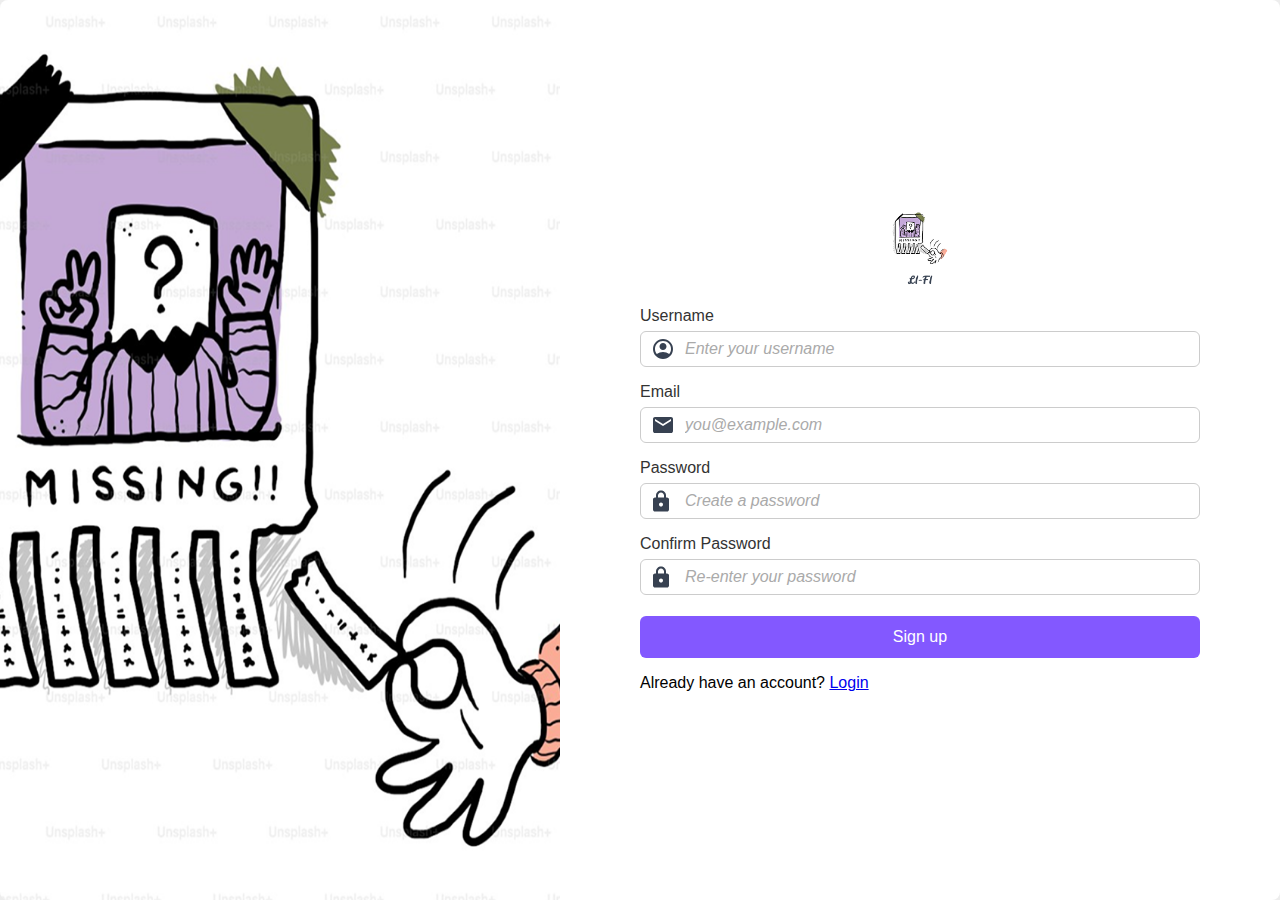
<file: index.html>
<!DOCTYPE html>
<html lang="en">
  <head>
    <meta charset="UTF-8" />
    <meta name="viewport" content="width=device-width, initial-scale=1.0" />
    <link rel="stylesheet" href="/assets/css/style.css" />
    <title>Login Form</title>
  </head>
  <body>
    <div class="container">
      <section class="image-panel">
        <img src="assets/images/heroimage.png" alt="hero section image" />
      </section>

      <form action="/submit" method="post" class="form-panel">
        <img
          src="assets/images/smallerimage.png"
          alt="smaller image"
          width="100"
          height="100"
          class="logo-image"
        />

        <fieldset>

          <label for="username">
            Username
            <input
              class="labels icon-input"
              type="text"
              id="username"
              name="username"
              placeholder="Enter your username"
              required
            />
          </label>

          <label for="email">
            Email
            <input
              class="labels icon-input"
              type="email"
              id="email"
              name="email"
              placeholder="you@example.com"
              required
            />
          </label>

          <label for="password">
            Password
            <input
              class="labels icon-input"
              type="password"
              id="password"
              name="password"
              placeholder="Create a password"
              required
            />
          </label>

          <label for="confirm-password">
            Confirm Password
            <input
              class="labels icon-input"
              type="password"
              id="confirm-password"
              name="confirm-password"
              placeholder="Re-enter your password"
              required
            />
          </label>

          <input type="submit" value="Sign up" class="submit" />
          <p>
            Already have an account?
            <a href="login.html">Login</a>
          </p>
        </fieldset>
              </fieldset>
      </form>
    </div>
  </body>
</html>
</file>
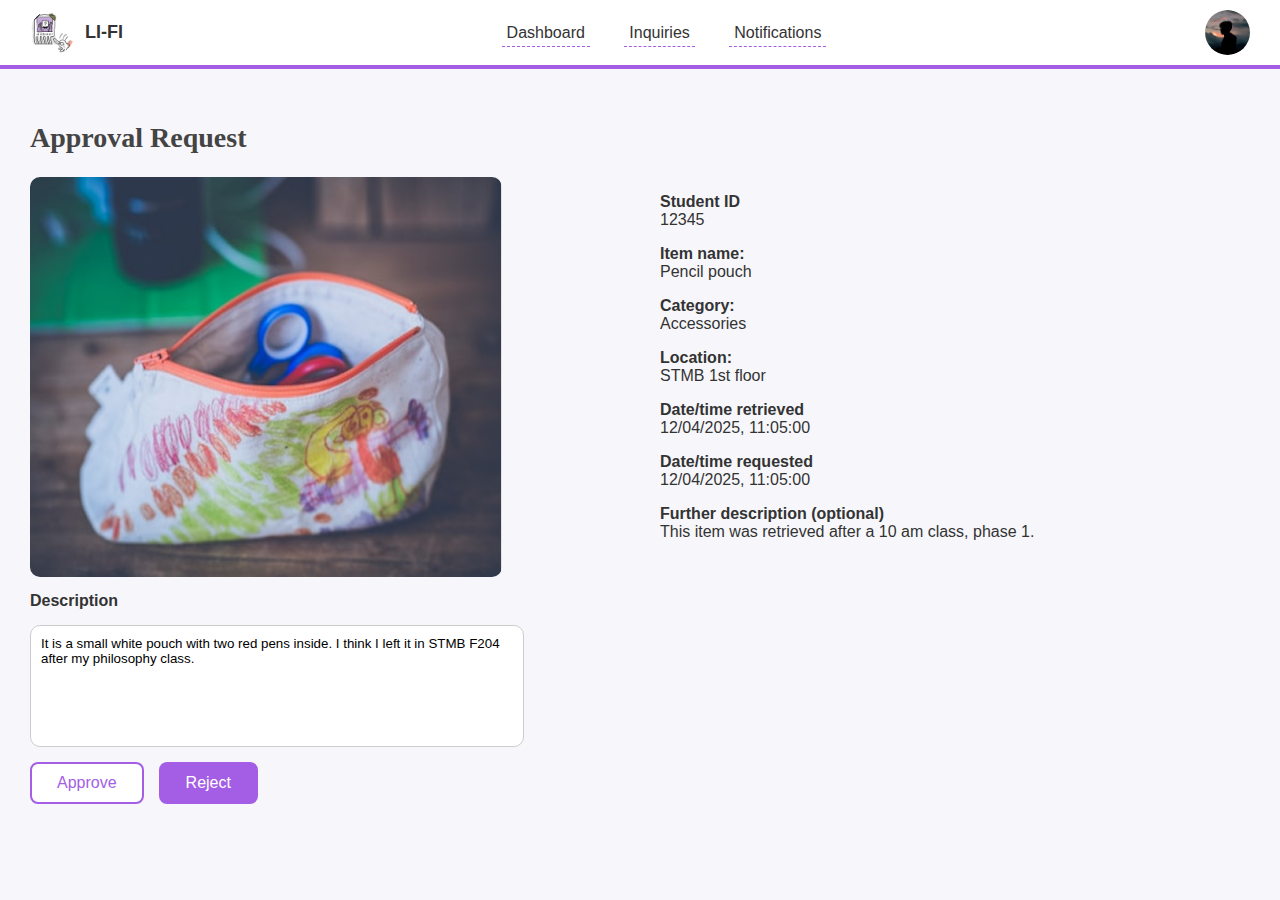
<file: approval.html>
<!DOCTYPE html>
<html lang="en">
<head>
  <meta charset="UTF-8" />
  <meta name="viewport" content="width=device-width, initial-scale=1.0"/>
  <title>Approval Request</title>
  <link rel="stylesheet" href="styles.css" />
</head>
<body>
  <header>
    <div class="logo-profile">
      <img src="./image/logo.png" alt="Logo" class="logo" />
      <span class="logo-text">LI-FI</span>
    </div>
    <nav>
      <a href="#">Dashboard</a>
      <a href="#">Inquiries</a>
      <a href="#">Notifications</a>
    </nav>
    <div class="logo-profile">
      <img src="./image/profilepic.png" alt="Profile" class="profile" />
    </div>
  </header>

  <main>
    <h2>Approval Request</h2>
    <div class="container">
      <div class="left">
        <img src="./image/Pencilpouch.png" alt="Pencil Pouch" class="item-img" />
        <label>Description</label>
        <textarea readonly>
It is a small white pouch with two red pens inside. I think I left it in STMB F204 after my philosophy class.
        </textarea>
        <div class="buttons">
          <button class="approve">Approve</button>
          <button class="reject">Reject</button>
        </div>
      </div>
      <div class="right">
        <p><strong>Student ID</strong><br>12345</p>
        <p><strong>Item name:</strong> <br>Pencil pouch</p>
        <p><strong>Category:</strong> <br>Accessories</p>
        <p><strong>Location:</strong> <br>STMB 1st floor</p>
        <p><strong>Date/time retrieved</strong><br>12/04/2025, 11:05:00</p>
        <p><strong>Date/time requested</strong><br>12/04/2025, 11:05:00</p>
        <p><strong>Further description (optional)</strong><br>This item was retrieved after a 10 am class, phase 1.</p>
      </div>
    </div>
  </main>
</body>
</html>
</file>
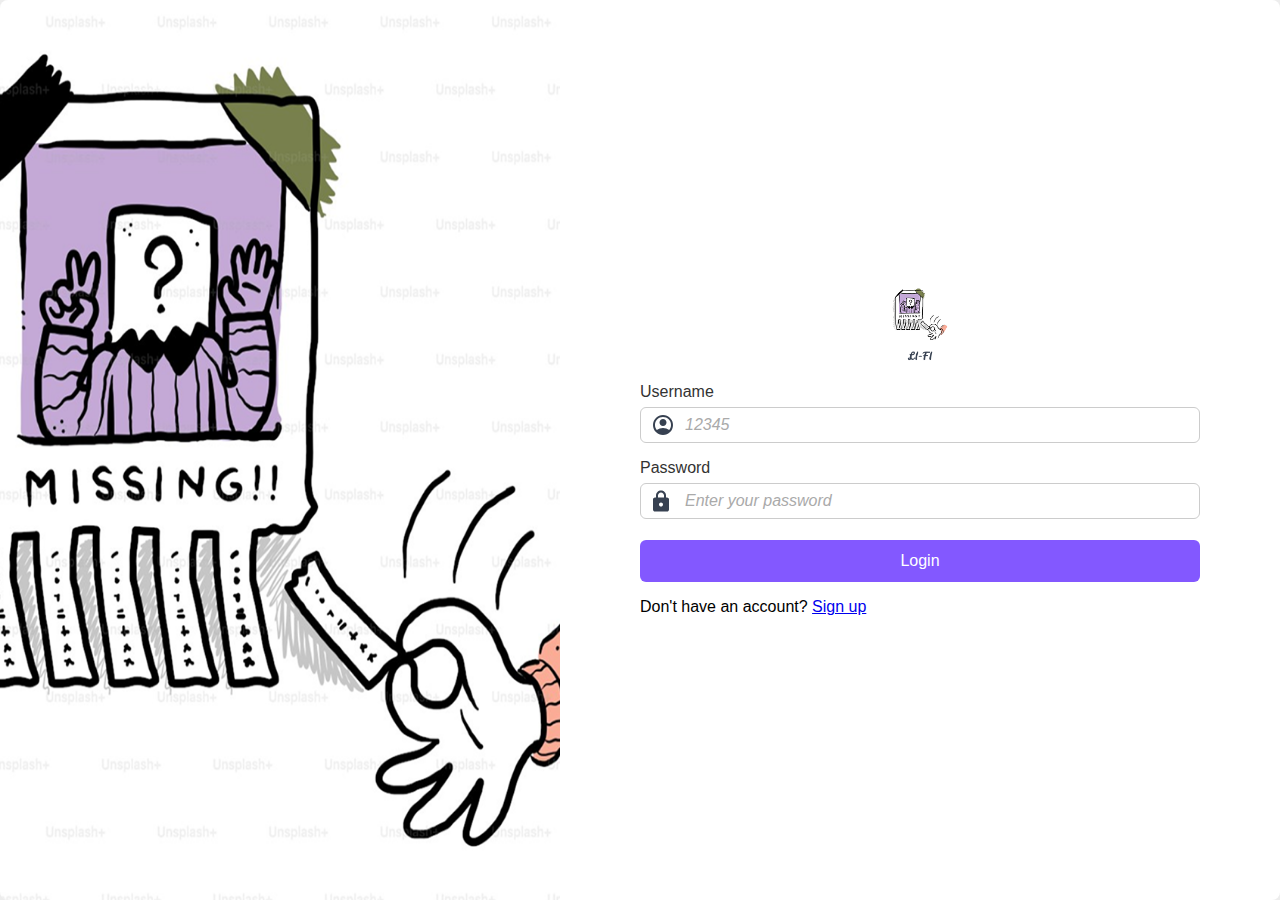
<file: login.html>
<!DOCTYPE html>
<html lang="en">
  <head>
    <meta charset="UTF-8" />
    <meta name="viewport" content="width=device-width, initial-scale=1.0" />
    <link rel="stylesheet" href="assets/css/style.css" />
    <title>Registration Form</title>
  </head>
  <body>
    <div class="container">
      <section class="image-panel">
        <img src="/assets/images/heroimage.png" alt="hero section image" />
      </section>

      <form action="/submit" method="post" class="form-panel">
        <img
          src="assets/images/smallerimage.png"
          alt="smaller image"
          width="100"
          height="100"
          class="logo-image"
        />

        <fieldset>

          <label for="username">
            Username
            <input
              class="labels icon-input"
              type="text"
              id="username"
              name="username"
              placeholder="12345"
              required
            />
          </label>

          <label for="password">
            Password
            <input
              class="labels icon-input"
              type="password"
              id="password"
              name="password"
              placeholder="Enter your password"
              required
            />
          </label>

          <input type="submit" value="Login" class="submit" />
          <p>
            Don't have an account?
            <a href="login.html">Sign up</a>
          </p>
        </fieldset>
              </fieldset>
      </form>
    </div>
  </body>
</html>
</file>
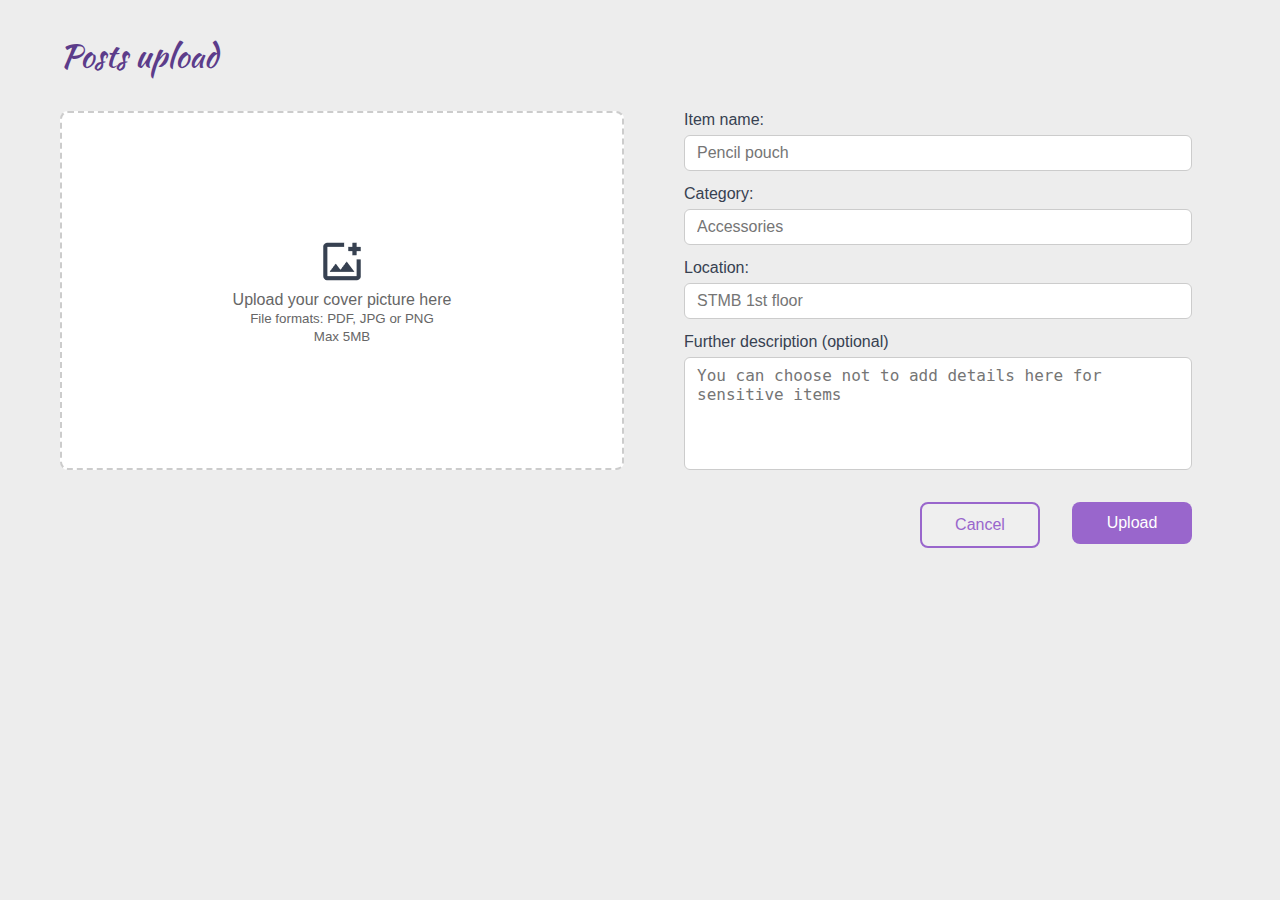
<file: upload.html>
<!DOCTYPE html>
<html lang="en">
<head>
    <meta charset="UTF-8">
    <meta name="viewport" content="width=device-width, initial-scale=1.0">
    <title>Upload Form</title>
    <link rel="stylesheet" href="../assets/css/style.css">
    <link rel="stylesheet" href="../assets/css/upload.css">
    <link rel="preconnect" href="https://fonts.googleapis.com">
    <link rel="preconnect" href="https://fonts.gstatic.com" crossorigin>
    <link href="https://fonts.googleapis.com/css2?family=Kaushan+Script&display=swap" rel="stylesheet">
</head>
<body>
    <!-- Navbar goes here -->

    <div class="upload-container">
        <h1>Posts upload</h1>

        <form action="" method="post" class="upload-form">

            <div class="main-panel">
                <!-- File Upload Area -->
                <div class="upload-area">
                    <label for="profilePic">
                        <img src="/assets/images/add_photo.png" />
                        <p>Upload your cover picture here</p>
                        <p><small>File formats: PDF, JPG or PNG</small></p>
                        <small>Max 5MB</small>

                        <input type="file" name="profilePic" id="profilePic">
                    </label>
                </div>


                <!-- Form Labels -->
                <div class="form-labels">
                    <label for="name">
                        Item name:
                        <input
                        class="labels"
                        type="text"
                        id="name"
                        name="name"
                        placeholder="Pencil pouch"
                        required
                        />
                    </label>

                    <label for="category">
                        Category:
                        <input
                        class="labels"
                        type="text"
                        id="category"
                        name="category"
                        placeholder="Accessories"
                        required
                        />
                    </label>

                    <label for="name">
                        Location:
                        <input
                        class="labels"
                        type="text"
                        id="location"
                        name="location"
                        placeholder="STMB 1st floor"
                        required
                        />
                    </label>

                    <label for="description">
                        Further description (optional)
                        <textarea 
                            class="labels"
                            name="description" 
                            id="description"
                            rows="5"
                            placeholder="You can choose not to add details here for sensitive items"
                            required
                            style="resize: none;"
                        ></textarea>
                    </label>
                </div>
            </div>

            <div class="buttons">
                <button type="button" class="cancel">Cancel</button>
                <button type="submit" class="submit">Upload</button>
            </div>
        </form>
    </div>
</body>
</html>
</file>
<file: assets/css/style.css>
:root {
  --bg-page: #ededed;
  --bg-surface: #ffffff;
  --bg-panel: #ececec;

  --color-primary: #8358ff;
  --color-primary-hover: #6b44d6;

  --color-text: #333333;
  --color-placeholder: #aaaaaa;

  --color-border: #cccccc;
  --color-border-focus: var(--color-primary);
}

*,
*::before,
*::after {
  margin: 0;
  padding: 0;
  box-sizing: border-box;
}

body {
  display: flex;
  justify-content: center;
  align-items: center;
  min-height: 100vh;
  background: var(--bg-page);
  font-family: "Poppins", sans-serif;
}

.container {
  display: flex;
  width: 100%;
  background: var(--bg-surface);
  border-radius: 8px;
  overflow: hidden;
}

.image-panel {
  flex: 1;
  background: var(--bg-panel);
  display: flex;
  align-items: center;
  justify-content: center;
}
.image-panel img {
  width: 100%;
  height: 100vh;
  display: block;
}

.logo-image {
  display: block;
  width: 60px;
  height: auto;
  margin: 0 auto 20px;
}

.form-panel {
  flex: 1;
  padding: 40px 80px;
  display: flex;
  flex-direction: column;
  justify-content: center;
  width: 80%;
  margin-left: auto;
  margin-right: auto;
}

.form-panel fieldset {
  border: none;
  padding: 0;
  display: flex;
  flex-direction: column;
  gap: 16px;
}

.form-panel legend {
  font-size: 1.5rem;
  font-weight: bold;
  color: var(--color-text);
  text-align: center;
}

.form-panel label {
  display: flex;
  flex-direction: column;
  font-size: 1rem;
  color: var(--color-text);
}

.labels {
  margin-top: 6px;
  padding: 8px 12px;
  font-size: 1rem;
  border: 1px solid var(--color-border);
  border-radius: 6px;
}
.labels:focus {
  outline: none;
  border-color: var(--color-border-focus);
}

.icon-input {
  background-repeat: no-repeat;
  background-position: 12px center;
  padding-left: 44px;
}

#username {
  background-image: url("../icons/account_circle.svg");
}

#email {
  background-image: url("../icons/mail.svg");
}

#password,
#confirm-password {
  background-image: url("../icons/lock.svg");
}

.icon-input::placeholder {
  color: var(--color-placeholder);
  opacity: 1;
  font-style: italic;
}

.form-panel .submit {
  margin-top: 5px;
  padding: 12px;
  font-size: 1rem;
  border: none;
  border-radius: 6px;
  background-color: var(--color-primary);
  color: var(--bg-surface);
  cursor: pointer;
  transition: background-color 0.2s;
}
.form-panel .submit:hover {
  background-color: var(--color-primary-hover);
}

.error {
  color: #a94442;
  background-color: #f2dede;
  border: 1px solid #ebccd1;
  padding: 10px 15px;
  margin-bottom: 15px;
  border-radius: 4px;
  font-size: 14px;
}

@media (max-width: 768px) {
  .container {
    flex-direction: column;
  }

  .image-panel {
    display: none;
  }
}
</file>
<file: styles.css>
body {
  font-family: 'Segoe UI', sans-serif;
  background-color: #f7f7fb;
  margin: 0;
  padding: 0;
  color: #333;
}

header {
  display: flex;
  justify-content: space-between;
  align-items: center;
  border-bottom: 4px solid #a45ee5;
  padding: 10px 30px;
  background-color: #fff;
}

.logo-profile {
  display: flex;
  align-items: center;
  gap: 10px;
}

.logo, .profile {
  width: 45px;
  height: 45px;
  object-fit: cover;
  border-radius: 50%;
  border:none;
}

.logo-text {
  font-weight: bold;
  font-size: 18px;
}

nav a {
  margin: 0 15px;
  font-style:Kausha Script;
  font-weight: 500;
  text-decoration: none;
  color: #333;
  border-bottom: 1px dashed #a45ee5;
   padding: 5px;
  transition: all 0.3s ease;
}
nav a:hover {
  color:#f0e6fb;
  background-color:#a45ee5 ;
  border-radius: 5px;
}

main {
  padding: 30px;
}

h2 {
  font-family: 'Brush Script MT', cursive;
  font-size: 28px;
  color: #444;
}

.container {
  display: flex;
  gap: 40px;
  margin-top: 20px;
}

.left {
  flex: 1;
  display: flex;
  flex-direction: column;
  gap: 15px;
}

.item-img {
  width: 80%;
    height: 400px;
  max-width:900px;
  border-radius: 10px;
}

label {
  font-weight: 600;
}

textarea {
  width: 80%;
  min-height: 100px;
  padding: 10px;
  border-radius: 10px;
  border: 1px solid #ccc;
  resize: none;
  font-family: inherit;
  background-color: #fff;
}

.buttons {
  display: flex;
  gap: 15px;
}

button {
  padding: 10px 25px;
  border: none;
  border-radius: 8px;
  font-size: 16px;
  cursor: pointer;
}

.approve {
  background-color: white;
  border: 2px solid #a45ee5;
  color: #a45ee5;
}
.approve:hover {
  background-color: #a45ee5;
  color: white;
}

.reject {
  background-color:#a45ee5;
  border: 2px solid #a45ee5;
  color: white;
}

.reject:hover {
    background-color:white;
    color: #a45ee5;
}

.right {
  flex: 1;
  font-size: 16px;
}

.right p {
  margin-bottom: 15px;
}
</file>
<file: assets/css/upload.css>
.upload-container {
    width: 100%;
    height: 100vh;
    padding: 32px 60px;
    box-sizing: border-box;
}

.upload-container > h1 {
    font-family: "Kaushan Script", cursive;
    font-weight: 400;
    font-style: normal;
    color: #5C3C8A;
    font-size: 32px;
}

.upload-form {
    margin-top: 32px;
}

.upload-form .main-panel {
    display: grid;
    grid-template-columns: 1fr 1fr;
    gap: 32px;
}

input[type="file"] {
    display: none;
}

.upload-area {
    border: 2px dashed #ccc;
    border-radius: 8px;
    padding: 40px;
    text-align: center;
    cursor: pointer;
    color: #666;
    width: 100%;
    height: 100%;
    background-color: #fff;
    display: flex;
    justify-content: center;
    align-items: center;
}

.form-labels {
    display: flex;
    flex-direction: column;
    padding: 0 28px;
    gap: 14px;
}

.form-labels > label {
    display: flex;
    flex-direction: column;
    color: #374151;
    font-size: 16px;
}

.buttons {
    width: 100%;
    margin-top: 32px;
    display: flex;
    justify-content: flex-end;
    padding: 0 28px;
    gap: 32px;
}

.buttons button {
    border-radius: 8px;
    padding: 12px 16px;
    width: 120px;
    height: fit-content;
    font-size: 16px;
}

.buttons .cancel {
    border: 2px solid #9966CC;
    color: #9966CC;
}

.buttons .submit {
    color: #fff;
    background-color: #9966CC;
    border: none;
}

@media only screen and (max-width: 600px) {
    .upload-form .main-panel {
        grid-template-columns: 1fr;
        gap: 32px;
    }
 
    .form-labels {
        padding: 0 -28px;
    }

    .buttons {
        justify-content: space-between;
    }
}
</file>
